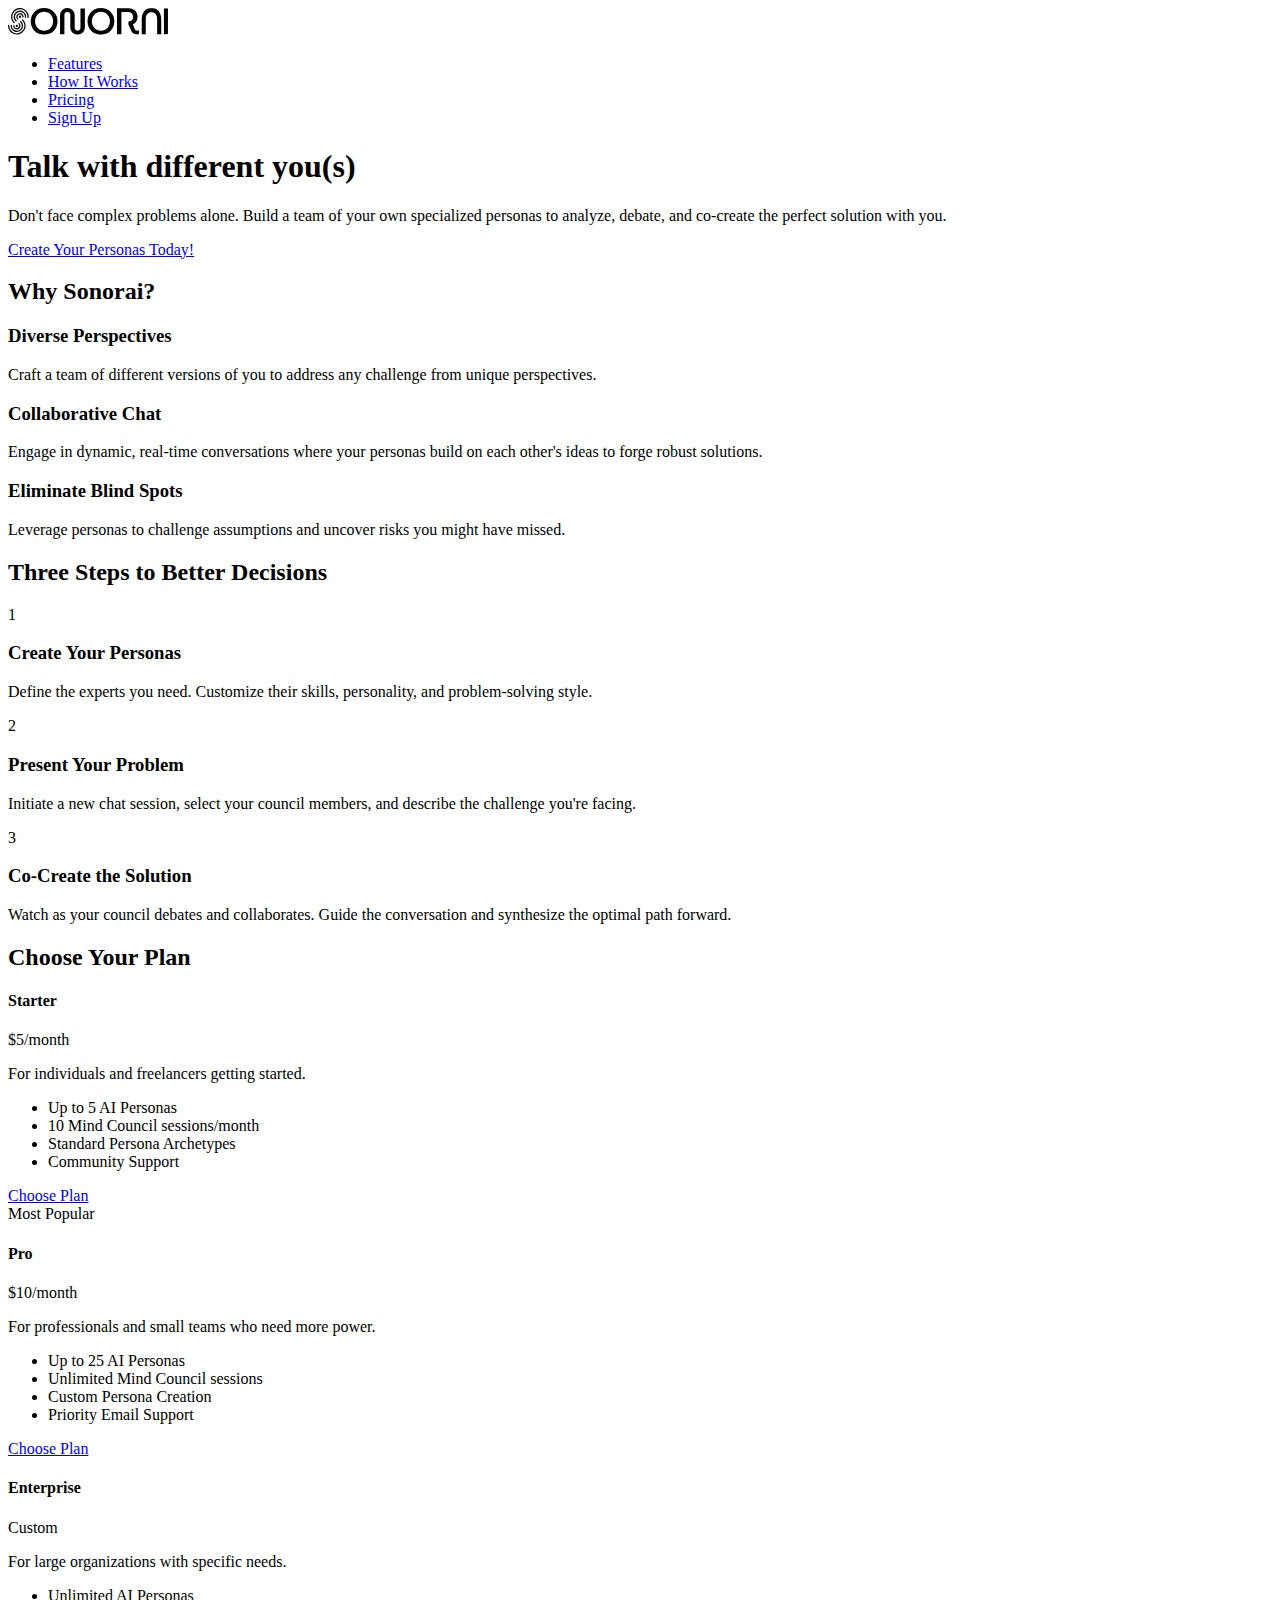
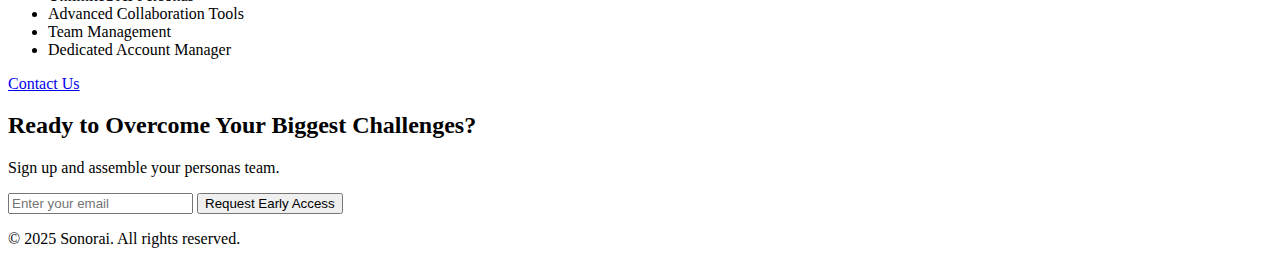
<file: index.html>
<!DOCTYPE html>
<html lang="en">
<head>
    <meta charset="UTF-8">
    <meta name="viewport" content="width=device-width, initial-scale=1.0">
    <title>Sonorai</title>
    <link rel="stylesheet" href="style.css">
</head>
<body>

    <header>
        <!-- START OF CORRECTION -->
        <div class="container-nav">
            <nav>
        <!-- END OF CORRECTION -->
                <a href="#" class="logo">
                    <?xml version="1.0" encoding="UTF-8"?>
                                <svg id="Layer_1" data-name="Layer 1" xmlns="http://www.w3.org/2000/svg" viewBox="0 0 1896.16 315.68" width="160" height= auto>
                                <defs>
                                    <style>
                                    .cls-1 {
                                        fill: none;
                                        stroke: #000;
                                        stroke-linecap: round;
                                        stroke-miterlimit: 10;
                                        stroke-width: 14.55px;
                                    }
                                    .cls-2 {
                                        stroke-width: 0px;
                                    }
                                    </style>
                                </defs>
                                <path class="cls-2" d="m824.49,315.24c-16.81,0-31.74-3.91-44.78-11.74-13.04-7.83-23.19-18.4-30.43-31.74-7.25-13.33-10.87-28.11-10.87-44.35V81.75c0-6.67-1.6-12.68-4.79-18.05-3.19-5.36-7.47-9.63-12.83-12.83-5.37-3.18-11.24-4.78-17.61-4.78s-12.18,1.6-17.39,4.78c-5.22,3.19-9.42,7.47-12.61,12.83-3.19,5.37-4.78,11.38-4.78,18.05v228.28h-51.74V88.27c0-16.52,3.62-31.38,10.87-44.57,7.25-13.19,17.39-23.7,30.44-31.52,13.04-7.83,28.11-11.74,45.22-11.74s32.61,3.92,45.66,11.74c13.04,7.83,23.19,18.34,30.43,31.52,7.25,13.19,10.87,28.05,10.87,44.57v145.66c0,6.67,1.59,12.68,4.79,18.05,3.19,5.37,7.39,9.64,12.61,12.83,5.22,3.19,10.87,4.78,16.96,4.78s12.18-1.59,17.39-4.78c5.22-3.19,9.35-7.46,12.4-12.83,3.04-5.36,4.56-11.37,4.56-18.05V5.66h52.18v221.76c0,16.24-3.63,31.02-10.87,44.35-7.25,13.34-17.33,23.91-30.22,31.74-12.9,7.83-28.05,11.74-45.44,11.74Z"/>
                                <path class="cls-2" d="m1100.97,315.68c-24.07,0-45.87-4.13-65.44-12.39-19.57-8.26-36.24-19.63-50-34.13-13.77-14.49-24.42-31.31-31.96-50.44-7.54-19.13-11.3-39.57-11.3-61.31s3.76-42.1,11.3-61.09c7.53-18.98,18.19-35.72,31.96-50.22,13.76-14.49,30.43-25.8,50-33.92C1055.1,4.06,1076.9,0,1100.97,0s46.23,4.06,65.66,12.17c19.42,8.12,36.09,19.43,50.01,33.92,13.91,14.5,24.63,31.24,32.17,50.22,7.54,18.99,11.3,39.35,11.3,61.09s-3.77,42.18-11.3,61.31c-7.54,19.13-18.26,35.95-32.17,50.44-13.92,14.5-30.59,25.87-50.01,34.13-19.42,8.26-41.3,12.39-65.66,12.39Zm0-46.09c15.36,0,29.57-2.75,42.61-8.26,13.05-5.5,24.42-13.4,34.14-23.7,9.71-10.29,17.17-22.25,22.39-35.87,5.22-13.62,7.83-28.41,7.83-44.35s-2.61-30.72-7.83-44.35c-5.22-13.62-12.68-25.44-22.39-35.44-9.72-10-21.09-17.83-34.14-23.48-13.04-5.65-27.25-8.48-42.61-8.48s-29.5,2.83-42.4,8.48c-12.9,5.65-24.2,13.48-33.91,23.48-9.72,10-17.25,21.82-22.61,35.44-5.37,13.63-8.05,28.55-8.05,44.78s2.68,30.66,8.05,44.14c5.36,13.48,12.89,25.37,22.61,35.65,9.71,10.29,21.02,18.19,33.91,23.7,12.9,5.51,27.03,8.26,42.4,8.26Z"/>
                                <path class="cls-2" d="m427.72,315.67c-24.07,0-45.87-4.13-65.44-12.39-19.57-8.26-36.24-19.63-50-34.13-13.77-14.49-24.42-31.31-31.96-50.44-7.54-19.13-11.3-39.57-11.3-61.31s3.76-42.1,11.3-61.09c7.53-18.98,18.19-35.72,31.96-50.22,13.76-14.49,30.43-25.8,50-33.92,19.57-8.11,41.38-12.17,65.44-12.17s46.23,4.06,65.66,12.17c19.42,8.12,36.09,19.43,50.01,33.92,13.91,14.5,24.63,31.24,32.17,50.22,7.54,18.99,11.3,39.35,11.3,61.09s-3.77,42.18-11.3,61.31c-7.54,19.13-18.26,35.95-32.17,50.44-13.92,14.5-30.59,25.87-50.01,34.13-19.42,8.26-41.3,12.39-65.66,12.39Zm0-46.09c15.36,0,29.57-2.75,42.61-8.26,13.05-5.5,24.42-13.4,34.14-23.7,9.71-10.29,17.17-22.25,22.39-35.87,5.22-13.62,7.83-28.41,7.83-44.35s-2.61-30.72-7.83-44.35c-5.22-13.62-12.68-25.44-22.39-35.44-9.72-10-21.09-17.83-34.14-23.48-13.04-5.65-27.25-8.48-42.61-8.48s-29.5,2.83-42.4,8.48c-12.9,5.65-24.2,13.48-33.91,23.48-9.72,10-17.25,21.82-22.61,35.44-5.37,13.63-8.05,28.55-8.05,44.78s2.68,30.66,8.05,44.14c5.36,13.48,12.89,25.37,22.61,35.65,9.71,10.29,21.02,18.19,33.91,23.7,12.9,5.51,27.03,8.26,42.4,8.26Z"/>
                                <path class="cls-2" d="m1520.91,265.92c-3.84,0-6.89-.91-9.26-2.54-2.37-1.58-4.4-4.01-6.15-7.28l-25.29-60.14c16.71-8.53,30.16-20.67,40.26-36.37,10.16-15.7,15.19-33.83,15.19-54.38s-4.8-38.62-14.51-54.21c-9.71-15.53-22.7-27.67-38.96-36.31-16.32-8.64-34.33-12.99-53.98-12.99h-136.54v308.32h52.4V47.95h77.98c11.18,0,21.29,2.26,30.38,6.83,9.09,4.52,16.43,11.07,22.02,19.59,5.59,8.53,8.36,18.8,8.36,30.83s-2.71,21.97-8.13,30.61c-5.42,8.64-12.88,15.19-22.25,19.6-7.74,3.61-16.09,5.76-25.07,6.38v34.14l36.08,81.06c7.84,13.43,12.45,18.02,22.59,24.99,10.16,6.98,19.99,8.05,32.01,8.05h33.94v-44.1h-31.07Z"/>
                                <path class="cls-2" d="m1700.84,1.31c-69.17,0-115.65,48.73-115.65,139.99v168.73h47.6v-173.93c0-57.82,26.37-85.21,67.71-85.21s67.65,27.39,67.65,85.21v17.34h.06v105.77h-.06v50.82h48.39v-168.73c0-91.25-46.53-139.99-115.71-139.99Z"/>
                                <path class="cls-2" d="m1848.06,5.4h48.1v304.98h-48.1V5.4Z"/>
                                <g>
                                    <path class="cls-1" d="m116.46,129.78c-3.61-3.48-6.54-7.77-8.46-12.75-7.09-18.31,2.02-38.89,20.34-45.97,18.32-7.08,38.92,2.02,46.01,20.33,2,5.17,2.71,10.52,2.28,15.7"/>
                                    <path class="cls-1" d="m95.12,151.87c-6.73-6.48-12.18-14.49-15.77-23.77-13.21-34.12,3.77-72.48,37.91-85.67,34.15-13.2,72.53,3.77,85.74,37.88,3.73,9.63,5.05,19.61,4.26,29.25"/>
                                    <path class="cls-1" d="m73.78,173.96c-9.85-9.48-17.83-21.2-23.08-34.78-19.33-49.93,5.51-106.06,55.48-125.37,49.97-19.31,106.14,5.51,125.47,55.44,5.46,14.09,7.39,28.7,6.23,42.81"/>
                                    <path class="cls-1" d="m68.77,208.81c-.33,5,.4,10.14,2.33,15.12,7.09,18.31,27.68,27.41,46.01,20.33,18.32-7.08,27.43-27.66,20.34-45.97-2-5.17-5.08-9.61-8.88-13.14"/>
                                    <path class="cls-1" d="m38.11,206.82c-.61,9.31.75,18.91,4.34,28.19,13.21,34.12,51.59,51.08,85.74,37.88,34.15-13.2,51.12-51.55,37.91-85.67-3.73-9.63-9.47-17.9-16.55-24.5"/>
                                    <path class="cls-1" d="m170.53,140.28c10.37,9.66,18.76,21.77,24.22,35.86,19.33,49.93-5.51,106.06-55.48,125.37-49.97,19.31-106.14-5.51-125.47-55.44-5.26-13.58-7.25-27.62-6.35-41.25"/>
                                    <ellipse class="cls-2" cx="141.45" cy="103.6" rx="13.75" ry="13.74"/>
                                    <ellipse class="cls-2" cx="104.62" cy="212.96" rx="13.75" ry="13.74"/>
                                </g>
                                </svg>
                </a>
                <ul class="nav-links">
                    <li><a href="#features">Features</a></li>
                    <li><a href="#how-it-works">How It Works</a></li>
                    <li><a href="#pricing">Pricing</a></li>
                    <li><a href="#cta">Sign Up</a></li>
                </ul>
        <!-- START OF CORRECTION -->
            </nav>
        </div>
        <!-- END OF CORRECTION -->
    </header>

    <main>
        <!-- Hero Section -->
        <section id="hero" class="hero-section">
            <div class="container hero-content">
                <h1>Talk with different you(s)</h1>
                <p>Don't face complex problems alone. Build a team of your own specialized personas to analyze, debate, and co-create the perfect solution with you.</p>
                <a href="create-persona.html" class="btn btn-primary">Create Your Personas Today!</a>
            </div>
        </section>

        <!-- Features Section -->
        <section id="features" class="features-section">
            <div class="container">
                <h2>Why Sonorai?</h2>
                <div class="features-grid">
                    <div class="feature-card">
                        <h3>Diverse Perspectives</h3>
                        <p>Craft a team of different versions of you to address any challenge from unique perspectives.</p>
                    </div>
                    <div class="feature-card">
                        <h3>Collaborative Chat</h3>
                        <p>Engage in dynamic, real-time conversations where your personas build on each other's ideas to forge robust solutions.</p>
                    </div>
                    <div class="feature-card">
                        <h3>Eliminate Blind Spots</h3>
                        <p>Leverage personas to challenge assumptions and uncover risks you might have missed.</p>
                    </div>
                </div>
            </div>
        </section>

        <!-- How It Works Section -->
        <section id="how-it-works" class="how-it-works-section">
            <div class="container">
                <h2>Three Steps to Better Decisions</h2>
                <div class="steps-container">
                    <div class="step">
                        <div class="step-number">1</div>
                        <h3>Create Your Personas</h3>
                        <p>Define the experts you need. Customize their skills, personality, and problem-solving style.</p>
                    </div>
                    <div class="step">
                        <div class="step-number">2</div>
                        <h3>Present Your Problem</h3>
                        <p>Initiate a new chat session, select your council members, and describe the challenge you're facing.</p>
                    </div>
                    <div class="step">
                        <div class="step-number">3</div>
                        <h3>Co-Create the Solution</h3>
                        <p>Watch as your council debates and collaborates. Guide the conversation and synthesize the optimal path forward.</p>
                    </div>
                </div>
            </div>
        </section>

        <!-- Pricing Section -->
        <section id="pricing" class="pricing-section">
            <div class="container">
                <h2>Choose Your Plan</h2>
                <div class="pricing-grid">
                    <!-- Pricing Card 1: Starter -->
                    <div class="pricing-card">
                        <h4>Starter</h4>
                        <div class="price">$5<span>/month</span></div>
                        <p class="pricing-description">For individuals and freelancers getting started.</p>
                        <ul>
                            <li>Up to 5 AI Personas</li>
                            <li>10 Mind Council sessions/month</li>
                            <li>Standard Persona Archetypes</li>
                            <li>Community Support</li>
                        </ul>
                        <a href="#" class="btn btn-secondary">Choose Plan</a>
                    </div>

                    <!-- Pricing Card 2: Pro (Recommended) -->
                    <div class="pricing-card recommended">
                        <div class="popular-badge">Most Popular</div>
                        <h4>Pro</h4>
                        <div class="price">$10<span>/month</span></div>
                        <p class="pricing-description">For professionals and small teams who need more power.</p>
                        <ul>
                            <li>Up to 25 AI Personas</li>
                            <li>Unlimited Mind Council sessions</li>
                            <li>Custom Persona Creation</li>
                            <li>Priority Email Support</li>
                        </ul>
                        <a href="#" class="btn btn-primary">Choose Plan</a>
                    </div>

                    <!-- Pricing Card 3: Enterprise -->
                    <div class="pricing-card">
                        <h4>Enterprise</h4>
                        <div class="price">Custom</div>
                        <p class="pricing-description">For large organizations with specific needs.</p>
                        <ul>
                            <li>Unlimited AI Personas</li>
                            <li>Advanced Collaboration Tools</li>
                            <li>Team Management</li>
                            <li>Dedicated Account Manager</li>
                        </ul>
                        <a href="#" class="btn btn-secondary">Contact Us</a>
                    </div>
                </div>
            </div>
        </section>
        
        <!-- Call to Action Section -->
        <section id="cta" class="cta-section">
            <div class="container">
                <h2>Ready to Overcome Your Biggest Challenges?</h2>
                <p>Sign up and assemble your personas team.</p>
                <form class="signup-form">
                    <input type="email" placeholder="Enter your email" required>
                    <button type="submit" class="btn btn-primary">Request Early Access</button>
                </form>
            </div>
        </section>
    </main>

    <footer>
        <div class="container">
            <p>© 2025 Sonorai. All rights reserved.</p>
        </div>
    </footer>

    <script src="script.js"></script>
</body>
</html>
</file>
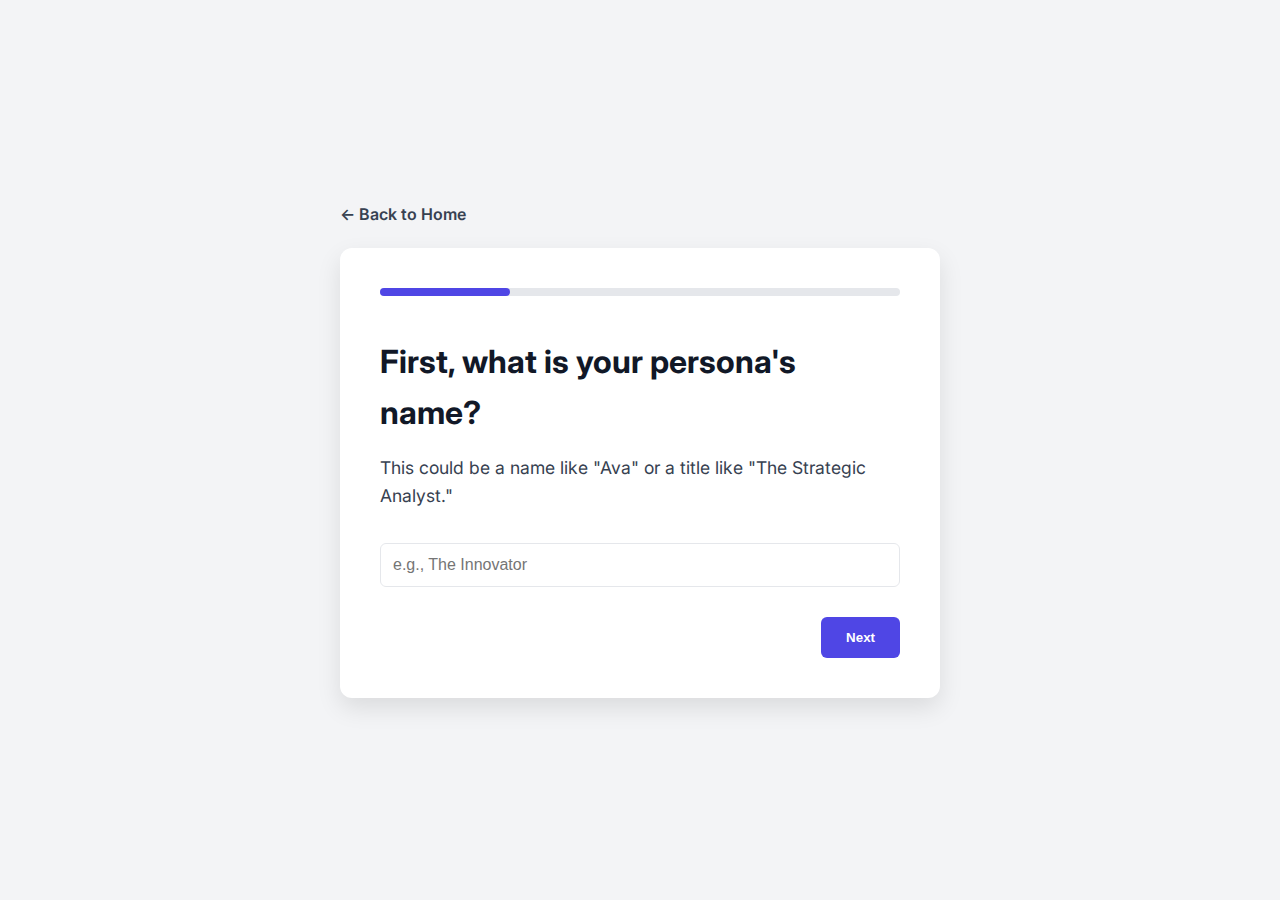
<file: create-persona.html>
<!DOCTYPE html>
<html lang="en">
<head>
    <meta charset="UTF-8">
    <meta name="viewport" content="width=device-width, initial-scale=1.0">
    <title>Create Your Persona - Sonorai</title>
    <link rel="stylesheet" href="creation.css">
</head>
<body>

    <div class="wizard-container">
        <a href="index.html" class="back-link">← Back to Home</a>
        
        <form id="persona-form" class="persona-form">
            <!-- Progress Bar -->
            <div class="progress-bar">
                <div class="progress-bar-fill" style="width: 25%;"></div>
            </div>

            <!-- Step 1: Persona Name -->
            <div class="form-step active">
                <div class="step-content">
                    <h2>First, what is your persona's name?</h2>
                    <p>This could be a name like "Ava" or a title like "The Strategic Analyst."</p>
                    <input type="text" name="personaName" placeholder="e.g., The Innovator" required>
                </div>
            </div>

            <!-- Step 2: Persona Core Drive -->
            <div class="form-step">
                <div class="step-content">
                    <h2>What is this persona's primary goal?</h2>
                    <p>Select the core drive that best defines their purpose.</p>
                    <div class="dropdown-group">
                        <label for="goal-setting">Goal Setting & Achievement</label>
                        <select id="goal-setting" name="goal-setting">
                            <option value="Defining clear objectives">Defining clear objectives</option>
                            <option value="Creating actionable plans">Creating actionable plans</option>
                            <option value="Tracking progress and milestones">Tracking progress and milestones</option>
                            <option value="Motivating action and persistence">Motivating action and persistence</option>
                            <option value="Celebrating successes">Celebrating successes</option>
                        </select>
                    </div>
                    <div class="dropdown-group">
                        <label for="problem-solving">Problem Solving & Analysis</label>
                        <select id="problem-solving" name="problem-solving">
                            <option value="Identifying root causes">Identifying root causes</option>
                            <option value="Generating creative solutions">Generating creative solutions</option>
                            <option value="Evaluating pros and cons">Evaluating pros and cons</option>
                            <option value="Making logical deductions">Making logical deductions</option>
                            <option value="Thinking critically">Thinking critically</option>
                        </select>
                    </div>
                </div>
            </div>

            <!-- Step 3: Persona Emotional Tone -->
            <div class="form-step">
                 <div class="step-content">
                    <h2>How does this persona communicate?</h2>
                    <p>Choose the emotional tone that fits them best.</p>
                     <div class="dropdown-group">
                        <label for="tone-analytical">Analytical & Objective</label>
                        <select id="tone-analytical" name="tone-analytical">
                            <option value="Data-driven and factual">Data-driven and factual</option>
                            <option value="Logical and rational">Logical and rational</option>
                            <option value="Impartial and unbiased">Impartial and unbiased</option>
                            <option value="Questioning and skeptical">Questioning and skeptical</option>
                            <option value="Precise and detailed">Precise and detailed</option>
                        </select>
                    </div>
                     <div class="dropdown-group">
                        <label for="tone-supportive">Supportive & Empathetic</label>
                        <select id="tone-supportive" name="tone-supportive">
                            <option value="Encouraging and optimistic">Encouraging and optimistic</option>
                            <option value="Understanding and compassionate">Understanding and compassionate</option>
                            <option value="Patient and calm">Patient and calm</option>
                            <option value="Collaborative and inclusive">Collaborative and inclusive</option>
                            <option value="Constructive and helpful">Constructive and helpful</option>
                        </select>
                    </div>
                </div>
            </div>

            <!-- Step 4: Summary -->
            <div class="form-step">
                <div class="step-content">
                    <h2>Your new persona is ready!</h2>
                    <p>Review the details below. You can go back to make changes or create your persona now.</p>
                    <div id="summary-content" class="summary">
                        <!-- Summary will be populated by JS -->
                    </div>
                </div>
            </div>

            <!-- Navigation Buttons -->
            <div class="form-navigation">
                <button type="button" class="btn-secondary" id="back-btn" style="display: none;">Back</button>
                <button type="button" class="btn-primary" id="next-btn">Next</button>
            </div>

        </form>
    </div>

    <script src="creation.js"></script>
</body>
</html>
</file>
<file: style.css>

</file>
<file: creation.css>
/* Import styles from main site */
@import url('https://fonts.googleapis.com/css2?family=Inter:wght@400;600;700&display=swap');

:root {
    --primary-color: #4F46E5;
    --secondary-color: #F3F4F6;
    --dark-color: #111827;
    --text-color: #374151;
    --light-gray: #E5E7EB;
    --bg-color: #fff;
}

* {
    box-sizing: border-box;
    margin: 0;
    padding: 0;
}

body {
    font-family: 'Inter', sans-serif;
    line-height: 1.6;
    color: var(--text-color);
    background-color: var(--secondary-color);
    display: flex;
    justify-content: center;
    align-items: center;
    min-height: 100vh;
}

.wizard-container {
    width: 100%;
    max-width: 600px;
    margin: 40px 20px;
}

.back-link {
    display: inline-block;
    margin-bottom: 20px;
    color: var(--text-color);
    text-decoration: none;
    font-weight: 600;
}
.back-link:hover {
    color: var(--primary-color);
}


.persona-form {
    background-color: var(--bg-color);
    border-radius: 12px;
    box-shadow: 0 10px 25px rgba(0,0,0,0.1);
    padding: 40px;
    overflow: hidden;
}

.progress-bar {
    width: 100%;
    height: 8px;
    background-color: var(--light-gray);
    border-radius: 4px;
    margin-bottom: 40px;
}

.progress-bar-fill {
    height: 100%;
    background-color: var(--primary-color);
    border-radius: 4px;
    transition: width 0.4s ease-in-out;
}

.form-step {
    display: none;
    animation: fadeIn 0.5s ease-in-out;
}

.form-step.active {
    display: block;
}

@keyframes fadeIn {
    from { opacity: 0; transform: translateY(20px); }
    to { opacity: 1; transform: translateY(0); }
}

.step-content h2 {
    font-size: 2rem;
    color: var(--dark-color);
    margin-bottom: 1rem;
}

.step-content p {
    font-size: 1.1rem;
    margin-bottom: 2rem;
}

/* Form Elements */
input[type="text"], select {
    display: block;
    width: 100%;
    padding: 12px;
    border: 1px solid var(--light-gray);
    border-radius: 6px;
    font-size: 1rem;
    margin-top: 8px;
    transition: border-color 0.3s, box-shadow 0.3s;
}

input[type="text"]:focus, select:focus {
    outline: none;
    border-color: var(--primary-color);
    box-shadow: 0 0 0 3px rgba(79, 70, 229, 0.2);
}

.dropdown-group {
    margin-bottom: 1.5rem;
}

.dropdown-group label {
    font-weight: 600;
    color: var(--dark-color);
}

/* Navigation */
.form-navigation {
    margin-top: 30px;
    display: flex;
    justify-content: flex-end;
    gap: 15px;
}

.btn-primary, .btn-secondary {
    padding: 12px 24px;
    border-radius: 6px;
    font-weight: 600;
    border: 1px solid transparent;
    cursor: pointer;
    transition: all 0.3s ease;
}

.btn-primary {
    background-color: var(--primary-color);
    color: #fff;
}
.btn-primary:hover {
    background-color: #4338CA;
}

.btn-secondary {
    background-color: var(--light-gray);
    color: var(--dark-color);
}
.btn-secondary:hover {
    background-color: #D1D5DB;
}

/* Summary View */
.summary {
    background-color: var(--secondary-color);
    border-radius: 8px;
    padding: 20px;
}

.summary h4 {
    color: var(--primary-color);
    margin-bottom: 15px;
    border-bottom: 1px solid var(--light-gray);
    padding-bottom: 10px;
}

.summary p {
    font-size: 1rem;
    margin-bottom: 10px;
}
.summary p strong {
    color: var(--dark-color);
}
</file>
